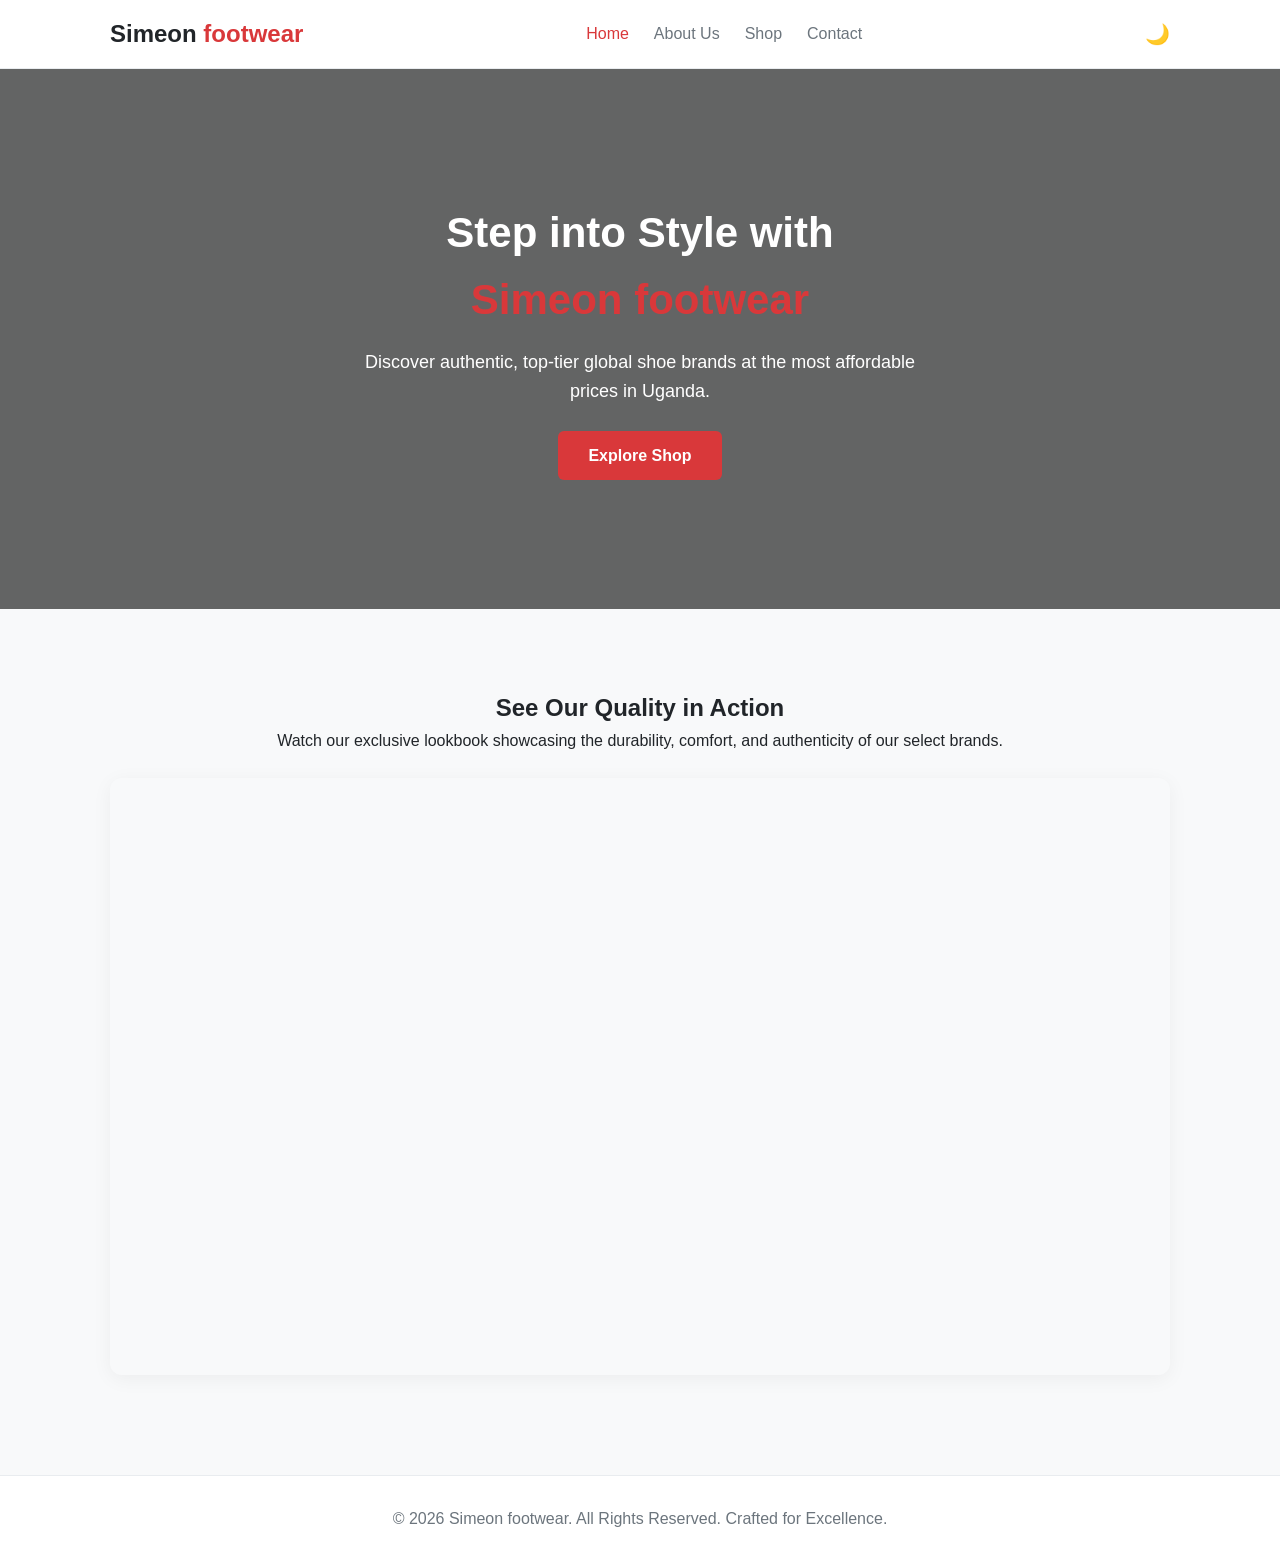
<file: index.html>
<!DOCTYPE html>
<html lang="en" data-theme="light">
<head>
    <meta charset="UTF-8">
    <meta name="viewport" content="width=device-width, initial-scale=1.0">
    <title>Home | Simeon's luxury footwear</title>
    <link rel="stylesheet" href="style.css">
</head>
<body>
    <header>
        <div class="nav-container">
            <a href="index.html" class="logo">Simeon <span>footwear</span></a>
            <nav>
                <ul class="nav-links">
                    <li><a href="index.html" class="active">Home</a></li>
                    <li><a href="about.html">About Us</a></li>
                    <li><a href="shop.html">Shop</a></li>
                    <li><a href="contact.html">Contact</a></li>
                </ul>
            </nav>
            <button id="theme-toggle" aria-label="Toggle Theme">🌙</button>
        </div>
    </header>

    <main>
        <!-- Hero Section with Animation -->
        <section class="hero animate-fade-in">
            <div class="hero-content">
                <h1>Step into Style with <br><span>Simeon footwear</span></h1>
                <p>Discover authentic, top-tier global shoe brands at the most affordable prices in Uganda.</p>
                <a href="shop.html" class="btn">Explore Shop</a>
            </div>
        </section>

        <!-- Video Feature Section -->
        <section class="video-section container">
            <h2>See Our Quality in Action</h2>
            <p>Watch our exclusive lookbook showcasing the durability, comfort, and authenticity of our select brands.</p>
            <div class="video-wrapper">
                <!-- Using a high-quality placeholder shoe review/commercial video -->
                <iframe width="560" height="315" src="https://www.youtube.com/embed/iA4ERMKlI8M?si=-3v__0j6hhFObfq3&amp;start=100" title="YouTube vide to eanble you be able to pick nice walking and running shoes from us" frameborder="0" allow="accelerometer; autoplay; clipboard-write; encrypted-media; gyroscope; picture-in-picture; web-share" referrerpolicy="strict-origin-when-cross-origin" allowfullscreen></iframe>
            </div>
        </section>
    </main>

    <footer>
        <p>&copy; 2026 Simeon footwear. All Rights Reserved. Crafted for Excellence.</p>
    </footer>

    <script src="script.js"></script>
</body>
</html>
</file>
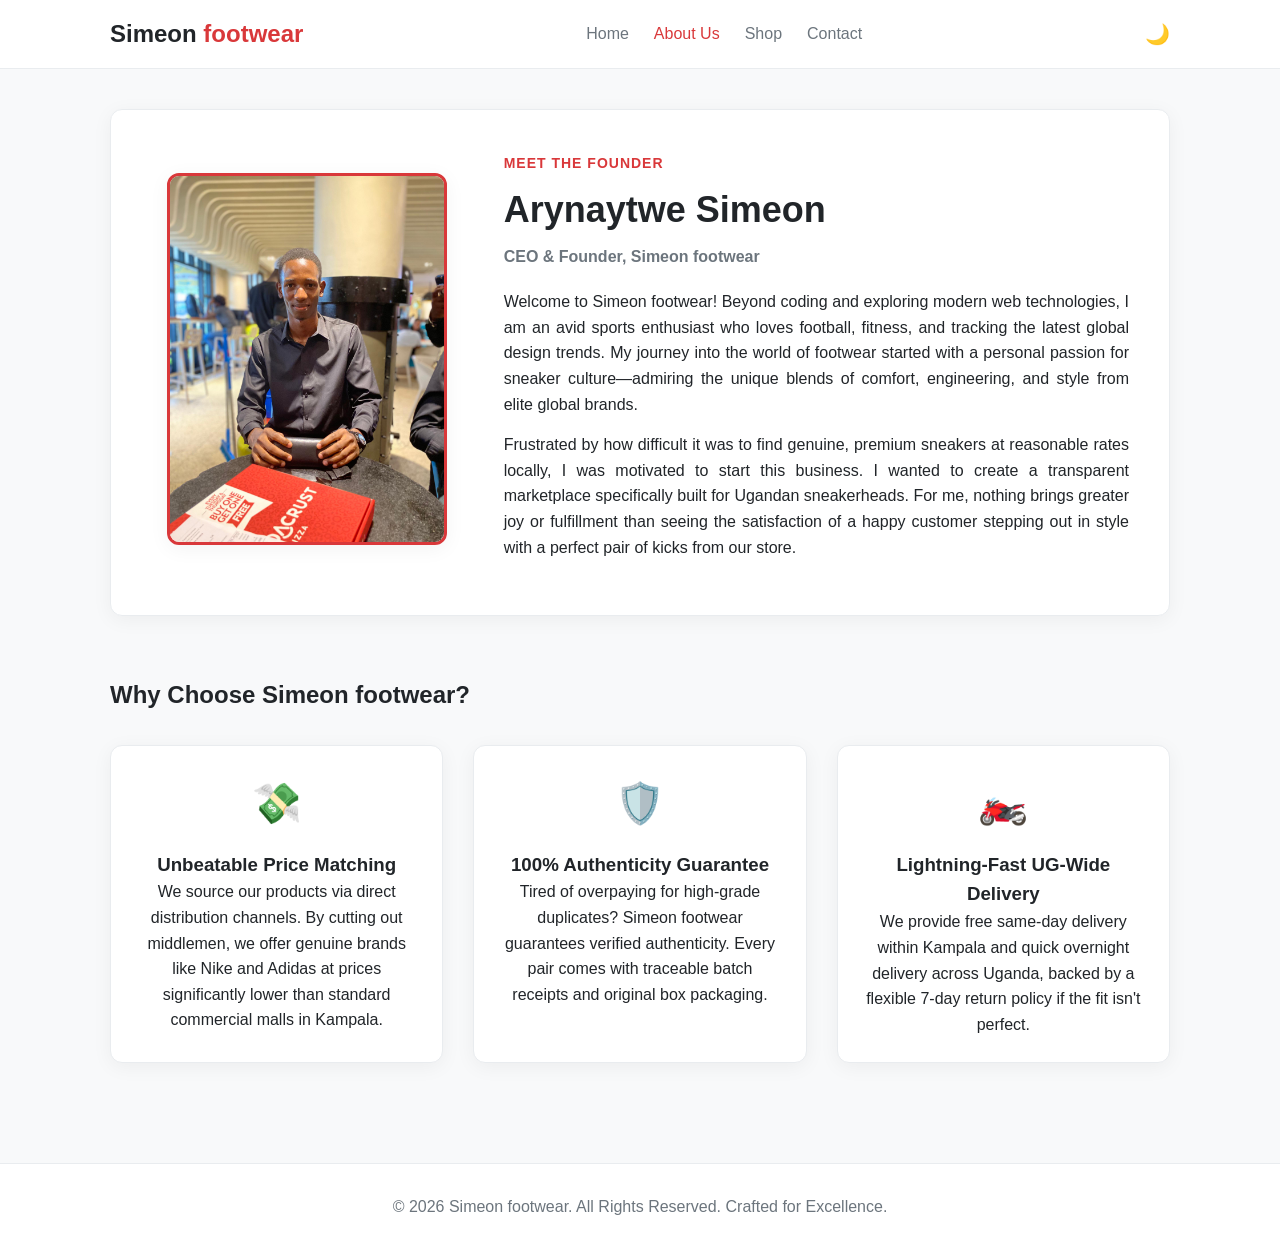
<file: about.html>
<!DOCTYPE html>
<html lang="en" data-theme="light">
<head>
    <meta charset="UTF-8">
    <meta name="viewport" content="width=device-width, initial-scale=1.0">
    <title>About Us | Simeon footwear</title>
    <link rel="stylesheet" href="style.css">
</head>
<body>
    <header>
        <div class="nav-container">
            <a href="index.html" class="logo">Simeon <span>footwear</span></a>
            <nav>
                <ul class="nav-links">
                    <li><a href="index.html">Home</a></li>
                    <li><a href="about.html" class="active">About Us</a></li>
                    <li><a href="shop.html">Shop</a></li>
                    <li><a href="contact.html">Contact</a></li>
                </ul>
            </nav>
            <button id="theme-toggle">🌙</button>
        </div>
    </header>

    <main class="container">
        <section class="ceo-section animate-fade-in">
            <div class="ceo-grid">
                <div class="ceo-image-wrapper">
                    <img src="IMG-20250516-WA0041.jpg" alt="Arynaytwe Simeon, CEO" class="ceo-img">
                </div>
                <div class="ceo-bio">
                    <span class="subtitle">Meet the Founder</span>
                    <h1>Arynaytwe Simeon</h1>
                    <p class="title">CEO & Founder, Simeon footwear</p>
                    <p>
                        Welcome to Simeon footwear! Beyond coding and exploring modern web technologies, I am an avid sports enthusiast who loves football, fitness, and tracking the latest global design trends. My journey into the world of footwear started with a personal passion for sneaker culture—admiring the unique blends of comfort, engineering, and style from elite global brands.
                    </p>
                    <p>
                        Frustrated by how difficult it was to find genuine, premium sneakers at reasonable rates locally, I was motivated to start this business. I wanted to create a transparent marketplace specifically built for Ugandan sneakerheads. For me, nothing brings greater joy or fulfillment than seeing the satisfaction of a happy customer stepping out in style with a perfect pair of kicks from our store.
                    </p>
                </div>
            </div>
        </section>

        <section class="advantages-section">
            <h2 class="section-title">Why Choose Simeon footwear?</h2>
            <div class="grid-3">
                <div class="card advantage-card">
                    <div class="icon">💸</div>
                    <h3>Unbeatable Price Matching</h3>
                    <p>We source our products via direct distribution channels. By cutting out middlemen, we offer genuine brands like Nike and Adidas at prices significantly lower than standard commercial malls in Kampala.</p>
                </div>
                <div class="card advantage-card">
                    <div class="icon">🛡️</div>
                    <h3>100% Authenticity Guarantee</h3>
                    <p>Tired of overpaying for high-grade duplicates? Simeon footwear guarantees verified authenticity. Every pair comes with traceable batch receipts and original box packaging.</p>
                </div>
                <div class="card advantage-card">
                    <div class="icon">🏍️</div>
                    <h3>Lightning-Fast UG-Wide Delivery</h3>
                    <p>We provide free same-day delivery within Kampala and quick overnight delivery across Uganda, backed by a flexible 7-day return policy if the fit isn't perfect.</p>
                </div>
            </div>
        </section>
    </main>

    <footer>
        <p>&copy; 2026 Simeon footwear. All Rights Reserved. Crafted for Excellence.</p>
    </footer>
    <script src="script.js"></script>
</body>
</html>
</file>
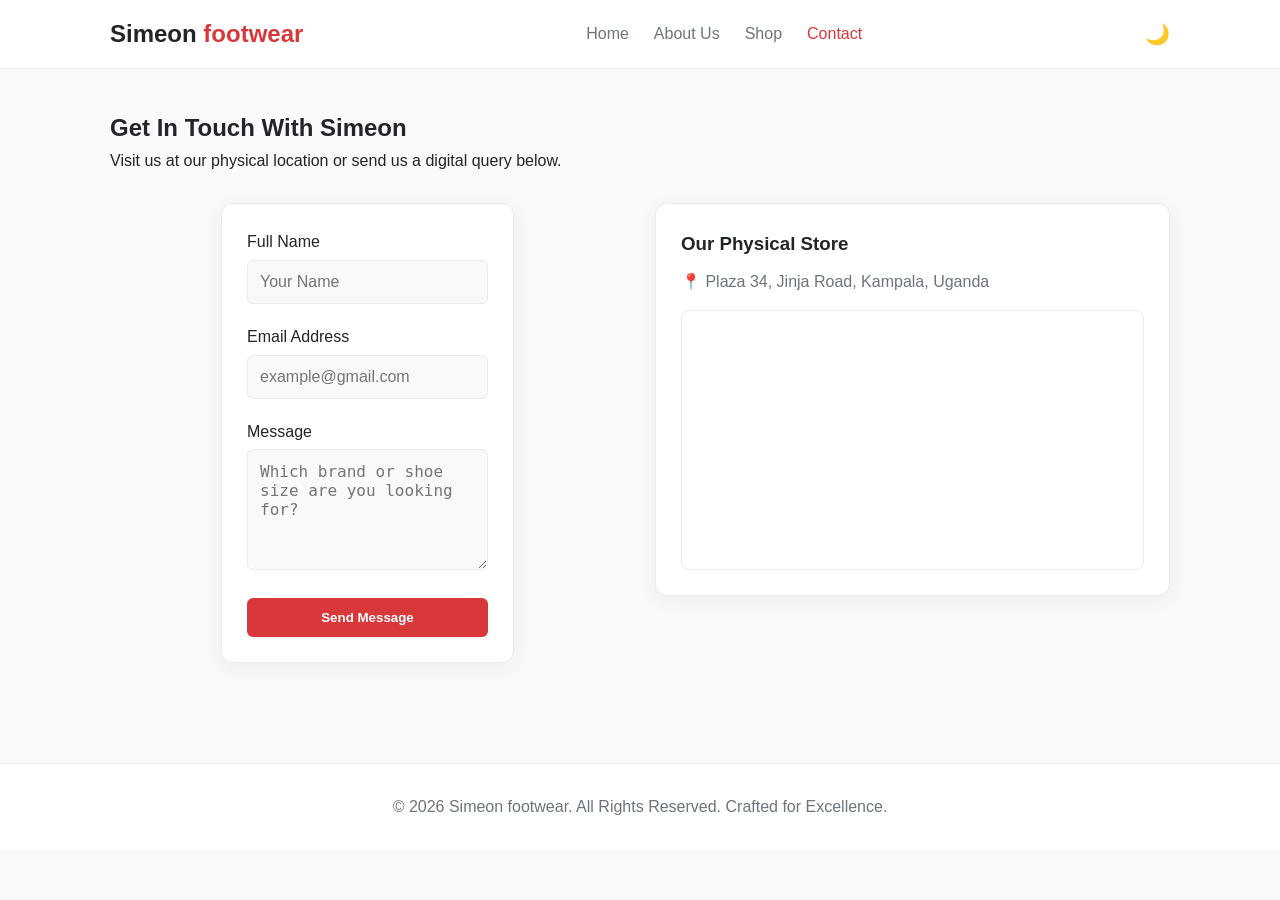
<file: contact.html>
<!DOCTYPE html>
<html lang="en" data-theme="light">
<head>
    <meta charset="UTF-8">
    <meta name="viewport" content="width=device-width, initial-scale=1.0">
    <title>Contact Us | Simeon footwear</title>
    <link rel="stylesheet" href="style.css">
</head>
<body>
    <header>
        <div class="nav-container">
            <a href="index.html" class="logo">Simeon <span>footwear</span></a>
            <nav>
                <ul class="nav-links">
                    <li><a href="index.html">Home</a></li>
                    <li><a href="about.html">About Us</a></li>
                    <li><a href="shop.html">Shop</a></li>
                    <li><a href="contact.html" class="active">Contact</a></li>
                </ul>
            </nav>
            <button id="theme-toggle">🌙</button>
        </div>
    </header>

    <main class="container">
        <section class="contact-section animate-fade-in">
            <h1>Get In Touch With Simeon</h1>
            <p>Visit us at our physical location or send us a digital query below.</p>
            
            <div class="contact-grid">
                <form id="contactForm" class="card form-card" novalidate>
                    <div class="form-group">
                        <label for="name">Full Name</label>
                        <input type="text" id="name" placeholder="Your Name">
                        <small class="error-msg" id="nameError">Name must be at least 3 characters.</small>
                    </div>
                    <div class="form-group">
                        <label for="email">Email Address</label>
                        <input type="email" id="email" placeholder="example@gmail.com">
                        <small class="error-msg" id="emailError">Please enter a valid email address.</small>
                    </div>
                    <div class="form-group">
                        <label for="message">Message</label>
                        <textarea id="message" rows="5" placeholder="Which brand or shoe size are you looking for?"></textarea>
                        <small class="error-msg" id="messageError">Message cannot be empty.</small>
                    </div>
                    <button type="submit" class="btn block-btn">Send Message</button>
                    <div id="formSuccess" class="success-toast">🎉 Message sent successfully! Simeon will contact you shortly.</div>
                </form>

                <div class="card location-card">
                    <h3>Our Physical Store</h3>
                    <p style="margin-bottom: 15px; color: var(--text-muted);">📍 Plaza 34, Jinja Road, Kampala, Uganda</p>
                    <div class="map-container">
                        <iframe src="https://www.google.com/maps/embed?pb=!1m18!1m12!1m3!1d3989.757827827847!2d32.5855!3d0.3164!2m3!1f0!2f0!3f0!3m2!1i1024!2i768!4f13.1!3m3!1m2!1s0x177dbc8046b9dfab%3A0xa19f9bb49ec634d9!2sJinja%20Road%2C%20Kampala!5e0!3m2!1sen!2sug!4v1710000000000!5m2!1sen!2sug" width="100%" height="250" style="border:0; border-radius: 8px;" allowfullscreen="" loading="lazy" referrerpolicy="no-referrer-when-downgrade"></iframe>
                    </div>
                </div>
            </div>
        </section>
    </main>

    <footer>
        <p>&copy; 2026 Simeon footwear. All Rights Reserved. Crafted for Excellence.</p>
    </footer>
    <script src="script.js"></script>
</body>
</html>
</file>
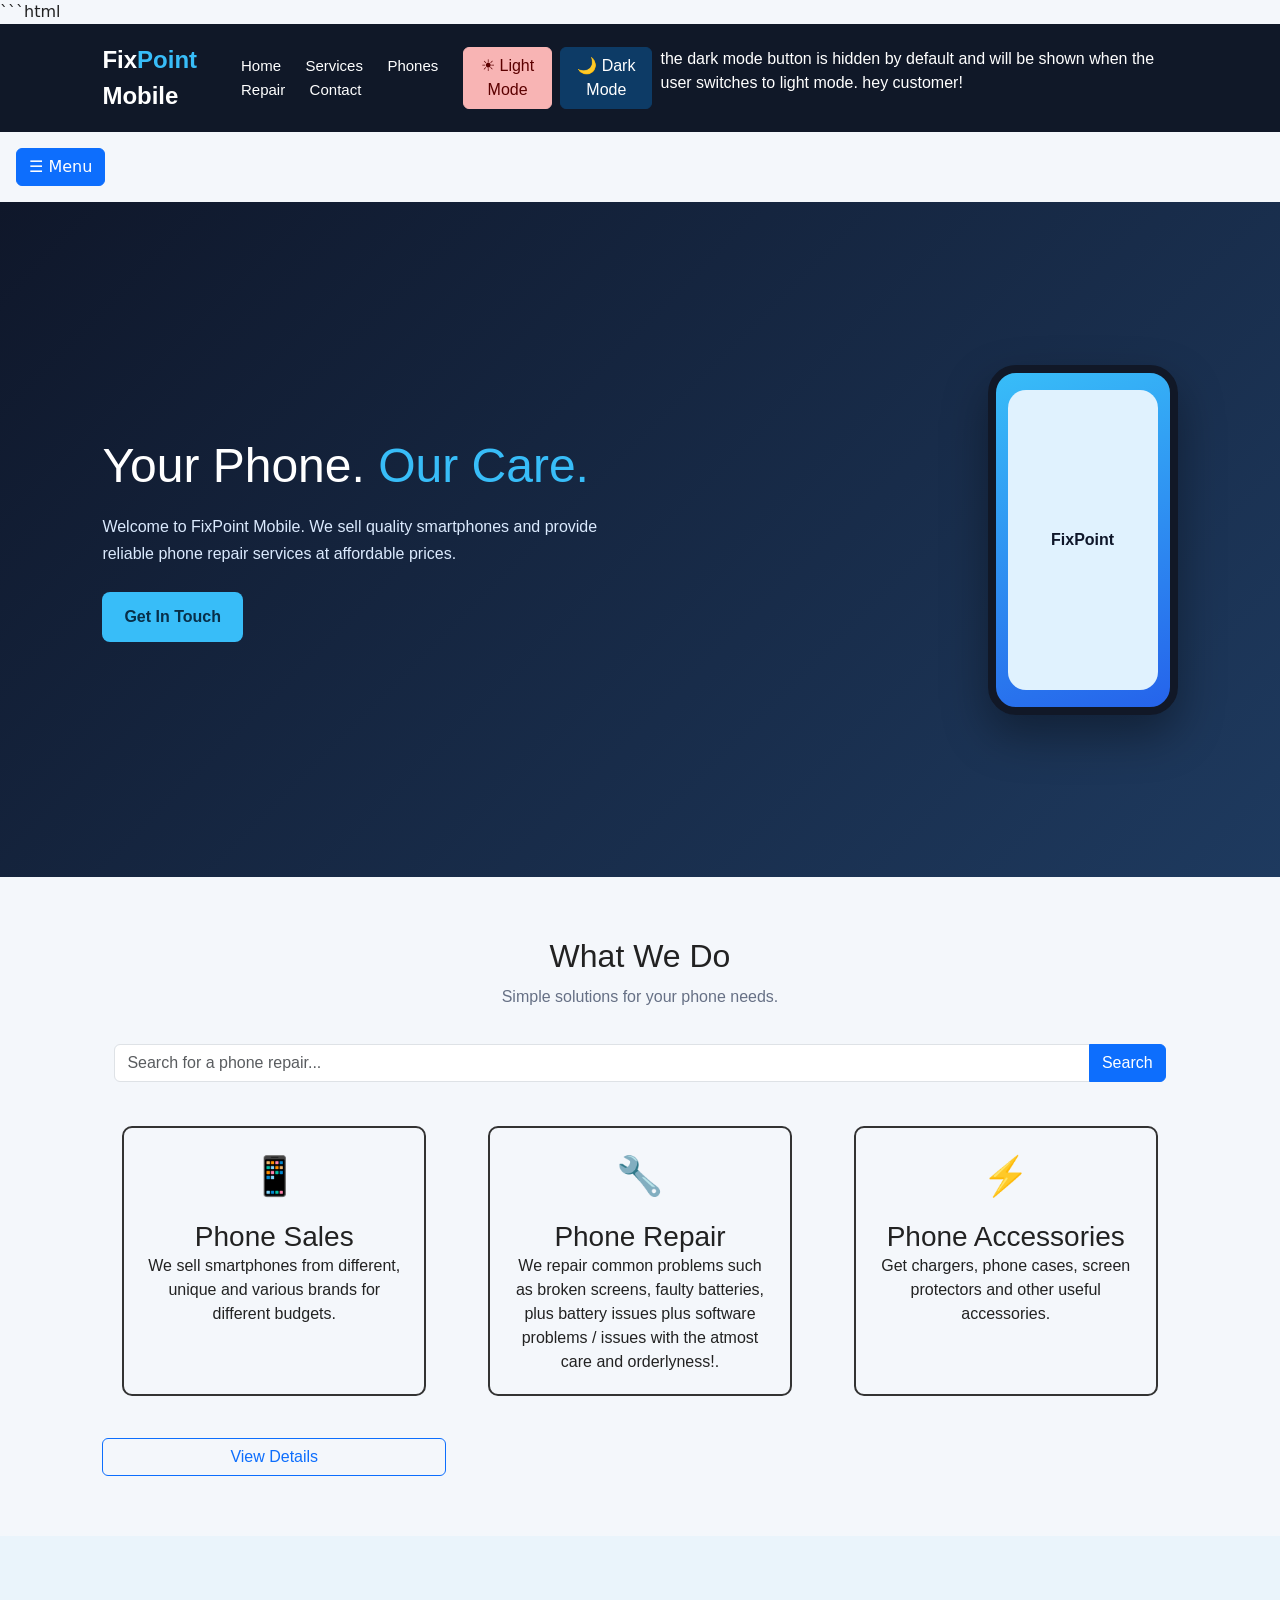
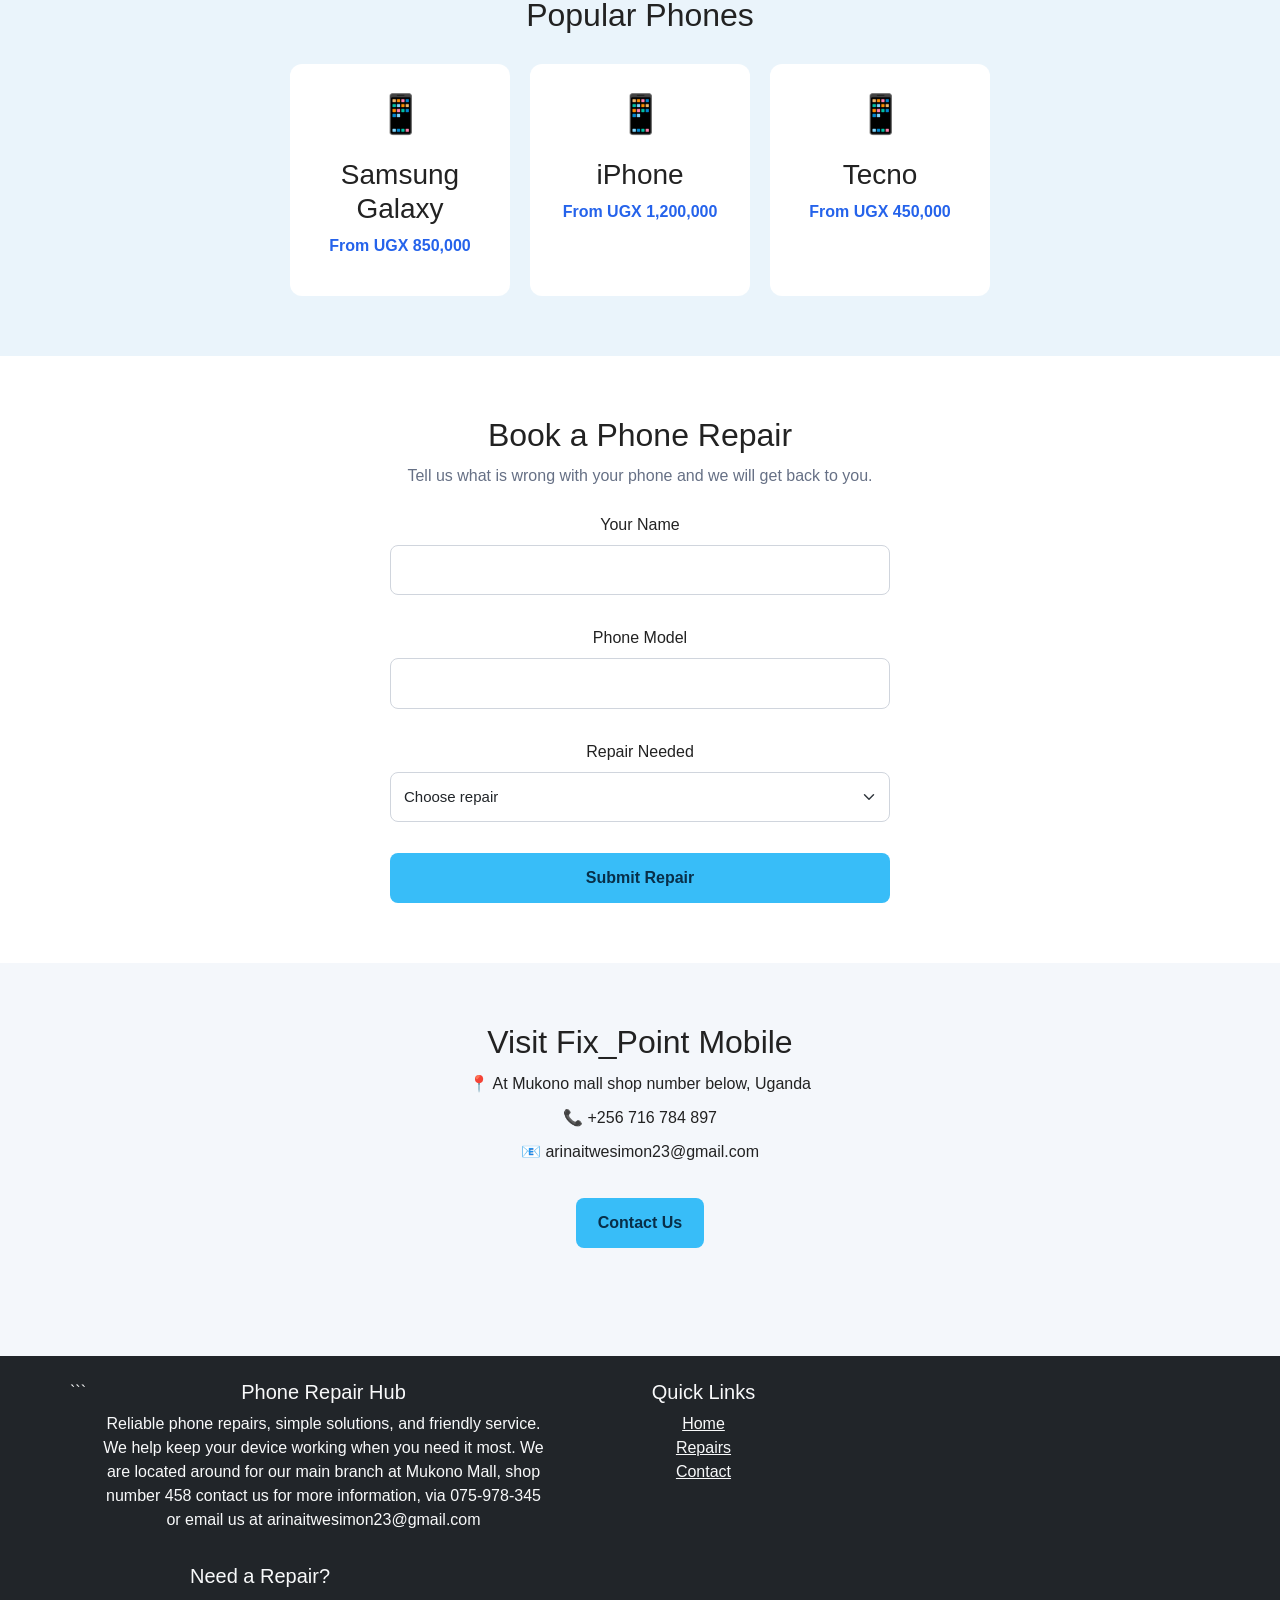
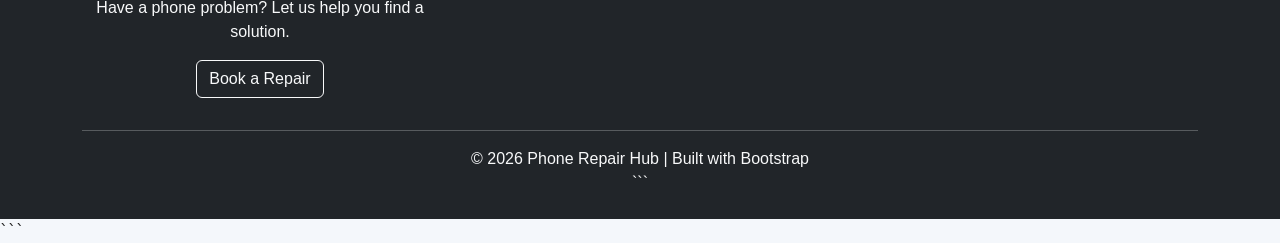
<file: Phone_sale_&_repair.html>
```html
<!DOCTYPE html>
<html lang="en">
<head>
    <meta charset="UTF-8">
    <meta name="viewport" content="width=device-width, initial-scale=1.0">

    <title>FixPoint Mobile</title>

<link href="https://cdn.jsdelivr.net/npm/bootstrap@5.3.8/dist/css/bootstrap.min.css" rel="stylesheet">
 <!-- Bootstrap CSS -->
    <link href="https://cdn.jsdelivr.net/npm/bootstrap@5.3.8/dist/css/bootstrap.min.css" rel="stylesheet">

    <link rel="stylesheet" href="repair.css">
</head>

<body>

    <header>
        <div class="logo">Fix<span>Point</span> Mobile</div>

        <nav>
            <a href="#home">Home</a>
            <a href="#services">Services</a>
            <a href="#phones">Phones</a>
            <a href="#repair">Repair</a>
            <a href="#contact">Contact</a>
        </nav>

        <div class="d-flex gap-2">
    <button id="lightModeBtn" class="btn btn-danger">
        ☀ Light Mode
    </button>

    <button id="darkModeBtn" class="btn btn-primary">
        🌙 Dark Mode
    </button>
    the dark mode button is hidden by default and will be shown when the user switches to light mode.
    hey customer!
</div>
    </header>

    <button class="btn btn-primary m-3" 
        type="button" 
        data-bs-toggle="offcanvas" 
        data-bs-target="#repairSidebar"
        aria-controls="repairSidebar">
    ☰ Menu
</button>

<div class="offcanvas offcanvas-start" 
     tabindex="-1" 
     id="repairSidebar"
     aria-labelledby="repairSidebarLabel">

    <div class="offcanvas-header">
        <h5 class="offcanvas-title" id="repairSidebarLabel">
            Phone Repairs
        </h5>

        <button type="button" 
                class="btn-close" 
                data-bs-dismiss="offcanvas"
                aria-label="Close">
        </button>
    </div>

    <div class="offcanvas-body">

        <h6>Navigation</h6>

        <ul class="list-group">
            <li class="list-group-item">
                <a href="#">Home</a>
            </li>

            <li class="list-group-item">
                <a href="#repair">Repair</a>
            </li>

            <li class="list-group-item">
                <a href="#services">Services</a>
            </li>

            <li class="list-group-item">
                <a href="#contact">Contact</a>
            </li>
        </ul>

    </div>
</div>

    <main>

        <!-- Hero section -->
        <section class="hero" id="home">

            <div class="hero-text">
                <h1>Your Phone. <span>Our Care.</span></h1>

                <p>
                    Welcome to FixPoint Mobile. We sell quality smartphones
                    and provide reliable phone repair services at affordable
                    prices.
                </p>

                <a href="#contact" class="button">Get In Touch</a>
            </div>

            <div class="phone">
                <div class="phone-screen">
                    FixPoint
                </div>
            </div>

        </section>


        <!-- Services -->
        <section class="services" id="services">

            <h2>What We Do</h2>

            <p class="intro">
                Simple solutions for your phone needs.
            </p>

            <div class="container my-4">
    <div class="input-group">
        <input type="text" 
               id="repairSearch"
               class="form-control"
               placeholder="Search for a phone repair...">

        <button class="btn btn-primary" type="button">
            Search
        </button>
    </div>
</div>

            <div class="cards">

                <article class="repair-card">
                    <div class="icon">📱</div>
                    <h3>Phone Sales</h3>
                    <p>
                        We sell smartphones from different, unique and various brands
                        for different budgets.
                    </p>
                </article>

                <article class="repair-card">
                    <div class="icon">🔧</div>
                    <h3>Phone Repair</h3>
                    <p>
                        We repair common problems such as broken
                        screens, faulty batteries, plus battery issues plus software problems / issues with the atmost care and orderlyness!.
                    </p>
                </article>

                <article class="repair-card">
                    <div class="icon">⚡</div>
                    <h3>Phone Accessories</h3>
                    <p>
                        Get chargers, phone cases, screen protectors
                        and other useful accessories.
                    </p>
                </article>
                <button type="button" 
            class="btn btn-outline-primary"
            data-bs-toggle="modal"
            data-bs-target="#phoneModal">
        View Details
    </button>

            </div>
            <div class="modal fade" id="screenModal" tabindex="-1" 
     aria-labelledby="screenModalLabel" aria-hidden="true">

    <div class="modal-dialog">
        <div class="modal-content">

            <div class="modal-header">
                <div class="card repair-card">
    <div class="card-body">

        <span class="badge text-bg-primary mb-2">Popular Service</span>

        <h5 class="card-title">Screen Replacement</h5>

        <p class="card-text">
            We replace damaged or cracked phone screens.
        </p>

        <button class="btn btn-primary">View Details</button>

    </div>
</div>
                <h5 class="modal-title" id="phoneModalLabel">
                    Screen Replacement
                </h5>

                <button type="button" 
                        class="btn-close" 
                        data-bs-dismiss="modal"
                        aria-label="Close">
                </button>
            </div>

            <div class="modal-body">
                <p><strong>Service:</strong> Screen Replacement</p>
                <p><strong>Suitable for:</strong> Cracked or damaged screens</p>
                <p><strong>Estimated time:</strong> 1–2 hours</p>
                <p><strong>Price:</strong> From UGX 50,000</p>
            </div>

            <div class="card repair-card">
    <div class="card-body">

        <span class="badge text-bg-success mb-2">Quick Repair</span>

        <h5 class="card-title">Battery Replacement</h5>

        <p class="card-text">
            Replace an old or weak phone battery.
        </p>

        <button class="btn btn-primary">View Details</button>

    </div>
</div>

            <div class="modal-footer">
                <button type="button" 
                        class="btn btn-secondary" 
                        data-bs-dismiss="modal">
                    Close
                </button>
            </div>

        </div>
    </div>
</div>

        </section>


        <!-- Products -->
        <section class="products" id="phones">

            <h2>Popular Phones</h2>

            <div class="product-list">

                <div class="product">
                    <div class="icon">📱</div>
                    <h3>Samsung Galaxy</h3>
                    <p class="price">From UGX 850,000</p>
                </div>

                <div class="product">
                    <div class="icon">📱</div>
                    <h3>iPhone</h3>
                    <p class="price">From UGX 1,200,000</p>
                </div>

                <div class="product">
                    <div class="icon">📱</div>
                    <h3>Tecno</h3>
                    <p class="price">From UGX 450,000</p>
                </div>

            </div>

        </section>
        <!-- Repair Booking -->
<section class="repair" id="repair">

    <h2>Book a Phone Repair</h2>

    <p>
        Tell us what is wrong with your phone and we will get back to you.
    </p>

        <form onsubmit="return checkRepairForm()">

    <div class="mb-3">
        <label for="customerName" class="form-label">Your Name</label>
        <input type="text" id="customerName" class="form-control" required>
    </div>

    <div class="mb-3">
        <label for="phoneModel" class="form-label">Phone Model</label>
        <input type="text" id="phoneModel" class="form-control" required>
    </div>

    <div class="mb-3">
        <label for="repairType" class="form-label">Repair Needed</label>
        <select id="repairType" class="form-select" required>
            <option value="">Choose repair</option>
            <option>Screen Replacement</option>
            <option>Battery Replacement</option>
            <option>Charging Port Repair</option>
            <option>Software Problem</option>
        </select>
    </div>

    <button type="submit" class="btn btn-primary">
        Submit Repair
    </button>
    </form>

    <div id="repairConfirmation" class="alert alert-success mt-4 d-none">
    <h5>Repair Submitted Successfully!</h5>

    <p>
        Your Repair Number is:
        <strong id="repairNumber"></strong>
    </p>

    <p class="mb-0">
        Please keep this number. You can use it later to check your repair status.
    </p>
</div>
    
</section>

<div id="repair-status"></div>


        <!-- Contact -->
        <section class="contact" id="contact">

            <h2>Visit Fix_Point Mobile</h2>

            <p>📍 At Mukono mall shop number below, Uganda</p>
            <p>📞 +256 716 784 897</p>
            <p>📧 arinaitwesimon23@gmail.com</p>

            <br>

            <a href="mailto:arinaitwesimon23@gmail.com" class="button">
                Contact Us
            </a>

        </section>

    </main>


    <footer class="py-4 bg-dark text-light mt-5">
    <div class="container">
        <div class="row">

```
        <!-- About the repair shop -->
        <div class="col-md-5 mb-3">
            <h5>Phone Repair Hub</h5>
            <p>
                Reliable phone repairs, simple solutions,
                and friendly service. We help keep your
                device working when you need it most. We are located around for our main branch at Mukono Mall, shop number 458
                contact us for more information, via 075-978-345 or email us at arinaitwesimon23@gmail.com
            </p>
        </div>

        <!-- Quick links -->
        <div class="col-md-3 mb-3">
            <h5>Quick Links</h5>
            <ul class="list-unstyled">
                <li><a href="index.html" class="text-light">Home</a></li>
                <li><a href="#repairs" class="text-light">Repairs</a></li>
                <li><a href="#contact" class="text-light">Contact</a></li>
            </ul>
        </div>

        <!-- Contact -->
        <div class="col-md-4 mb-3">
            <h5>Need a Repair?</h5>
            <p>Have a phone problem? Let us help you find a solution.</p>
            <a href="#repair-form" class="btn btn-outline-light">
                Book a Repair
            </a>
        </div>

    </div>

    <hr>

    <div class="text-center">
        <p class="mb-0">
            © 2026 Phone Repair Hub | Built with Bootstrap
        </p>
    </div>
</div>
```

</footer>
<script src="repair.js"></script>
</body>
</html>
```
</file>
<file: style.css>
/* --- Global Reset & CSS variables (Themes) --- */
:root[data-theme="light"] {
    --bg-primary: #f8f9fa;
    --bg-secondary: #ffffff;
    --text-main: #212529;
    --text-muted: #6c757d;
    --accent: #d9383a;
    --accent-hover: #b52b2d;
    --card-shadow: 0 4px 20px rgba(0,0,0,0.05);
    --border-color: #e9ecef;
}

:root[data-theme="dark"] {
    --bg-primary: #121212;
    --bg-secondary: #1e1e1e;
    --text-main: #f8f9fa;
    --text-muted: #a0a0a0;
    --accent: #ff4d4f;
    --accent-hover: #d9383a;
    --card-shadow: 0 4px 20px rgba(0,0,0,0.4);
    --border-color: #333333;
}

* {
    margin: 0;
    padding: 0;
    box-sizing: border-box;
    transition: background-color 0.3s ease, color 0.3s ease;
}

body {
    font-family: -apple-system, BlinkMacSystemFont, "Segoe UI", Roboto, Helvetica, Arial, sans-serif;
    background-color: var(--bg-primary);
    color: var(--text-main);
    line-height: 1.6;
}

.container {
    max-width: 1100px;
    margin: 0 auto;
    padding: 40px 20px;
}

/* --- Header & Navigation --- */
header {
    background-color: var(--bg-secondary);
    border-bottom: 1px solid var(--border-color);
    position: sticky;
    top: 0;
    z-index: 1000;
}

.nav-container {
    display: flex;
    justify-content: space-between;
    align-items: center;
    max-width: 1100px;
    margin: 0 auto;
    padding: 15px 20px;
}

.logo {
    font-size: 24px;
    font-weight: 700;
    text-decoration: none;
    color: var(--text-main);
}

.logo span { color: var(--accent); }

.nav-links {
    display: flex;
    list-style: none;
    gap: 25px;
}

.nav-links a {
    text-decoration: none;
    color: var(--text-muted);
    font-weight: 500;
}

.nav-links a.active, .nav-links a:hover {
    color: var(--accent);
}

#theme-toggle {
    background: none;
    border: none;
    font-size: 20px;
    cursor: pointer;
}

/* --- Common UI Components (Cards & Grids) --- */
.grid-3 {
    display: grid;
    grid-template-columns: repeat(auto-fit, minmax(280px, 1fr));
    gap: 30px;
    margin-top: 30px;
}

.card {
    background-color: var(--bg-secondary);
    border: 1px solid var(--border-color);
    border-radius: 12px;
    padding: 25px;
    box-shadow: var(--card-shadow);
}

/* --- Hero Section --- */
.hero {
    background: linear-gradient(rgba(0,0,0,0.6), rgba(0,0,0,0.6)), url('https://images.unsplash.com/photo-1556906781-9a412961c28c?w=1200') center/cover no-repeat;
    height: 60vh;
    display: flex;
    align-items: center;
    justify-content: center;
    text-align: center;
    color: #ffffff;
    padding: 20px;
}

.hero h1 { font-size: 42px; margin-bottom: 15px; }
.hero h1 span { color: var(--accent); }
.hero p { font-size: 18px; max-width: 600px; margin-bottom: 25px; }

.btn {
    display: inline-block;
    background-color: var(--accent);
    color: white;
    padding: 12px 30px;
    border-radius: 6px;
    text-decoration: none;
    font-weight: 600;
    border: none;
    cursor: pointer;
}
.btn:hover { background-color: var(--accent-hover); }

/* --- Video Styling --- */
.video-section { text-align: center; margin-top: 40px; }
.video-wrapper {
    position: relative;
    padding-bottom: 56.25%; /* 16:9 Aspect Ratio */
    height: 0;
    margin-top: 25px;
    border-radius: 12px;
    overflow: hidden;
    box-shadow: var(--card-shadow);
}
.video-wrapper iframe {
    position: absolute;
    top: 0;
    left: 0;
    width: 100%;
    height: 100%;
}

/* --- Advantage Cards --- */
.advantage-card { text-align: center; }
.advantage-card .icon { font-size: 40px; margin-bottom: 15px; }

/* --- Shop Page Elements --- */
.filter-container {
    display: flex;
    justify-content: center;
    gap: 15px;
    margin: 30px 0;
}

.filter-btn {
    background-color: var(--bg-secondary);
    color: var(--text-main);
    border: 1px solid var(--border-color);
    padding: 8px 20px;
    border-radius: 20px;
    cursor: pointer;
    font-weight: 500;
}

.filter-btn.active, .filter-btn:hover {
    background-color: var(--accent);
    color: white;
    border-color: var(--accent);
}

.product-card {
    padding: 0;
    overflow: hidden;
    display: flex;
    flex-direction: column;
}

.product-card img {
    width: 100%;
    height: 220px;
    object-fit: cover;
}

.product-info { padding: 20px; flex-grow: 1; display: flex; flex-direction: column; justify-content: space-between;}
.brand-badge {
    background-color: var(--bg-primary);
    color: var(--accent);
    font-size: 12px;
    font-weight: 700;
    padding: 4px 10px;
    border-radius: 4px;
    align-self: flex-start;
    margin-bottom: 10px;
}
.price {
    font-size: 20px;
    font-weight: 700;
    color: var(--text-main);
    margin: 10px 0;
}
.buy-btn {
    background-color: transparent;
    color: var(--text-main);
    border: 1px solid var(--text-main);
    padding: 8px;
    cursor: pointer;
    border-radius: 4px;
    font-weight: 600;
}
.buy-btn:hover {
    background-color: var(--text-main);
    color: var(--bg-primary);
}

/* --- Forms & Interactivity --- */
.form-card { max-width: 600px; margin: 0 auto; }
.form-group { margin-bottom: 20px; }
.form-group label { display: block; margin-bottom: 5px; font-weight: 500; }
.form-group input, .form-group textarea {
    width: 100%;
    padding: 12px;
    border: 1px solid var(--border-color);
    background-color: var(--bg-primary);
    color: var(--text-main);
    border-radius: 6px;
    font-size: 16px;
}
.block-btn { width: 100%; }

.error-msg { color: var(--accent); font-size: 13px; display: none; margin-top: 5px; }
.success-toast {
    background-color: #28a745;
    color: white;
    padding: 15px;
    border-radius: 6px;
    text-align: center;
    margin-top: 15px;
    display: none;
}

/* --- Animation classes --- */
.animate-fade-in {
    animation: fadeIn 0.8s ease-out forwards;
}

@keyframes fadeIn {
    from { opacity: 0; transform: translateY(15px); }
    to { opacity: 1; transform: translateY(0); }
}

/* --- Footer --- */
footer {
    text-align: center;
    padding: 30px;
    background-color: var(--bg-secondary);
    border-top: 1px solid var(--border-color);
    color: var(--text-muted);
    margin-top: 60px;
}

/* --- Responsive Menu Adjustments --- */
@media (max-width: 768px) {
    .nav-container { flex-direction: column; gap: 15px; }
    .hero h1 { font-size: 32px; }
}

/* --- CEO Section Styling (About Page) --- */
.ceo-section {
    margin-bottom: 60px;
    background-color: var(--bg-secondary);
    border: 1px solid var(--border-color);
    border-radius: 12px;
    padding: 40px;
    box-shadow: var(--card-shadow);
}

.ceo-grid {
    display: grid;
    grid-template-columns: 1fr 2fr;
    gap: 40px;
    align-items: center;
}

.ceo-image-wrapper {
    text-align: center;
}

.ceo-img {
    width: 100%;
    max-width: 280px;
    height: auto;
    border-radius: 12px;
    object-fit: cover;
    border: 3px solid var(--accent);
    box-shadow: var(--card-shadow);
}

.ceo-bio .subtitle {
    color: var(--accent);
    font-weight: 700;
    text-transform: uppercase;
    font-size: 14px;
    letter-spacing: 1px;
}

.ceo-bio h1 {
    font-size: 36px;
    margin: 5px 0;
}

.ceo-bio .title {
    font-weight: 600;
    color: var(--text-muted);
    margin-bottom: 20px;
}

.ceo-bio p {
    margin-bottom: 15px;
    font-size: 16px;
    color: var(--text-main);
    text-align: justify;
}

/* --- Contact Page Grid & Map Alignment --- */
.contact-grid {
    display: grid;
    grid-template-columns: 1fr 1fr;
    gap: 30px;
    margin-top: 30px;
    align-items: start;
}

.location-card h3 {
    margin-bottom: 10px;
}

.map-container {
    overflow: hidden;
    border-radius: 8px;
    border: 1px solid var(--border-color);
}

/* --- Responsive Layout for Smaller Screens --- */
@media (max-width: 768px) {
    .ceo-grid, .contact-grid {
        grid-template-columns: 1fr;
        gap: 30px;
    }
    .ceo-bio h1 {
        font-size: 28px;
    }
}
</file>
<file: repair.css>
* {
            margin: 0;
            padding: 0;
            box-sizing: border-box;
            font-family: Arial, sans-serif;
        }

        body {
            background: #f4f7fb;
            color: #222;
        }

        /* Header */
        header {
            background: #101828;
            color: white;
            padding: 18px 8%;
            display: flex;
            justify-content: space-between;
            align-items: center;
            position: sticky;
            top: 0;
            z-index: 10;
        }

        .logo {
            font-size: 24px;
            font-weight: bold;
        }

        .logo span {
            color: #38bdf8;
        }

        nav a {
            color: white;
            text-decoration: none;
            margin-left: 20px;
            font-size: 15px;
        }

        nav a:hover {
            color: #38bdf8;
        }

        #lightModeBtn {
    background-color: #f8b4b4;
    border-color: #f8b4b4;
    color: #5c0000;
}

#lightModeBtn:hover {
    background-color: #f28b8b;
    border-color: #f28b8b;
}

#darkModeBtn {
    background-color: #0d3b66;
    border-color: #0d3b66;
    color: white;
}

#darkModeBtn:hover {
    background-color: #082f52;
    border-color: #082f52;
}

        /* Hero section */
        .hero {
            min-height: 75vh;
            display: flex;
            align-items: center;
            justify-content: space-between;
            padding: 60px 8%;
            background: linear-gradient(135deg, #0f172a, #1e3a5f);
            color: white;
        }

        .hero-text {
            max-width: 550px;
        }

        .hero h1 {
            font-size: 48px;
            margin-bottom: 18px;
        }

        .hero h1 span {
            color: #38bdf8;
        }

        .hero p {
            line-height: 1.7;
            margin-bottom: 25px;
            color: #dbeafe;
        }

        .button {
            display: inline-block;
            padding: 13px 22px;
            background: #38bdf8;
            color: #082f49;
            text-decoration: none;
            border-radius: 8px;
            font-weight: bold;
        }

        .button:hover {
            background: white;
            transform: translateY(-2px);
        }

        /* Phone illustration */
        .phone {
            width: 190px;
            height: 350px;
            border: 8px solid #111827;
            border-radius: 28px;
            background: linear-gradient(160deg, #38bdf8, #2563eb);
            box-shadow: 0 20px 45px rgba(0, 0, 0, 0.35);
            display: flex;
            align-items: center;
            justify-content: center;
        }

        .phone-screen {
            width: 150px;
            height: 300px;
            border-radius: 18px;
            background: #e0f2fe;
            display: flex;
            align-items: center;
            justify-content: center;
            color: #0f172a;
            font-weight: bold;
        }

        /* Services */
        .services {
            padding: 60px 8%;
            text-align: center;
        }

        .services h2 {
            font-size: 32px;
            margin-bottom: 10px;
        }

        .intro {
            color: #667085;
            margin-bottom: 35px;
        }

        .cards {
            display: grid;
            grid-template-columns: repeat(3, 1fr);
            gap: 22px;
        }

        .card {
            background: white;
            padding: 30px 20px;
            border-radius: 14px;
            box-shadow: 0 8px 25px rgba(0, 0, 0, 0.08);
            transition: 0.3s;
        }

        .card:hover {
            transform: translateY(-8px);
        }

        .icon {
            font-size: 38px;
            margin-bottom: 15px;
        }

        .card h3 {
            margin-bottom: 10px;
        }

        .card p {
            color: #667085;
            line-height: 1.6;
        }

        /* Products */
        .products {
            background: #eaf4fb;
            padding: 60px 8%;
            text-align: center;
        }

        .product-list {
            display: flex;
            justify-content: center;
            gap: 20px;
            flex-wrap: wrap;
            margin-top: 30px;
        }

        .product {
            background: white;
            width: 220px;
            padding: 22px;
            border-radius: 12px;
        }

        .product h3 {
            margin: 15px 0 8px;
        }

        .price {
            color: #2563eb;
            font-weight: bold;
        }

        /* Contact */
        .contact {
            padding: 60px 8%;
            text-align: center;
        }

        .contact p {
            margin: 10px 0;
        }

        footer {
            background: #101828;
            color: white;
            text-align: center;
            padding: 20px;
        }

        /* Mobile design */
        @media (max-width: 750px) {

            header {
                flex-direction: column;
                gap: 12px;
            }

            nav a {
                margin: 0 6px;
            }

            .hero {
                flex-direction: column;
                text-align: center;
                gap: 40px;
            }

            .hero h1 {
                font-size: 36px;
            }

            .cards {
                grid-template-columns: 1fr;
            }
        }

        /* Repair booking */
.repair {
    padding: 60px 8%;
    text-align: center;
    background: white;
}

.repair h2 {
    font-size: 32px;
    margin-bottom: 10px;
}

.repair p {
    color: #667085;
    margin-bottom: 25px;
}

.repair form {
    max-width: 500px;
    margin: auto;
    display: grid;
    gap: 15px;
}

.repair input,
.repair select {
    padding: 13px;
    border: 1px solid #d0d5dd;
    border-radius: 8px;
    font-size: 15px;
}

.repair button {
    padding: 13px;
    border: none;
    border-radius: 8px;
    background: #38bdf8;
    color: #082f49;
    font-weight: bold;
    cursor: pointer;
}

.repair button:hover {
    background: #0ea5e9;
    color: white;
}

/* Improve spacing and appearance of repair cards */
.repair-card {
    margin: 20px;
    padding: 20px;
    border: 2px solid #333;
    border-radius: 10px;
 * {
            margin: 0;
            padding: 0;
            box-sizing: border-box;
            font-family: Arial, sans-serif;
        }

        body {
            background: #f4f7fb;
            color: #222;
        }

        /* Header */
        header {
            background: #101828;
            color: white;
            padding: 18px 8%;
            display: flex;
            justify-content: space-between;
            align-items: center;
            position: sticky;
            top: 0;
            z-index: 10;
        }

        .logo {
            font-size: 24px;
            font-weight: bold;
        }

        .logo span {
            color: #38bdf8;
        }

        nav a {
            color: white;
            text-decoration: none;
            margin-left: 20px;
            font-size: 15px;
        }

        nav a:hover {
            color: #38bdf8;
        }

        #lightModeBtn {
    background-color: #f8b4b4;
    border-color: #f8b4b4;
    color: #5c0000;
}

#lightModeBtn:hover {
    background-color: #f28b8b;
    border-color: #f28b8b;
}

#darkModeBtn {
    background-color: #0d3b66;
    border-color: #0d3b66;
    color: white;
}

#darkModeBtn:hover {
    background-color: #082f52;
    border-color: #082f52;
}

        /* Hero section */
        .hero {
            min-height: 75vh;
            display: flex;
            align-items: center;
            justify-content: space-between;
            padding: 60px 8%;
            background: linear-gradient(135deg, #0f172a, #1e3a5f);
            color: white;
        }

        .hero-text {
            max-width: 550px;
        }

        .hero h1 {
            font-size: 48px;
            margin-bottom: 18px;
        }

        .hero h1 span {
            color: #38bdf8;
        }

        .hero p {
            line-height: 1.7;
            margin-bottom: 25px;
            color: #dbeafe;
        }

        .button {
            display: inline-block;
            padding: 13px 22px;
            background: #38bdf8;
            color: #082f49;
            text-decoration: none;
            border-radius: 8px;
            font-weight: bold;
        }

        .button:hover {
            background: white;
            transform: translateY(-2px);
        }

        /* Phone illustration */
        .phone {
            width: 190px;
            height: 350px;
            border: 8px solid #111827;
            border-radius: 28px;
            background: linear-gradient(160deg, #38bdf8, #2563eb);
            box-shadow: 0 20px 45px rgba(0, 0, 0, 0.35);
            display: flex;
            align-items: center;
            justify-content: center;
        }

        .phone-screen {
            width: 150px;
            height: 300px;
            border-radius: 18px;
            background: #e0f2fe;
            display: flex;
            align-items: center;
            justify-content: center;
            color: #0f172a;
            font-weight: bold;
        }

        /* Services */
        .services {
            padding: 60px 8%;
            text-align: center;
        }

        .services h2 {
            font-size: 32px;
            margin-bottom: 10px;
        }

        .intro {
            color: #667085;
            margin-bottom: 35px;
        }

        .cards {
            display: grid;
            grid-template-columns: repeat(3, 1fr);
            gap: 22px;
        }

        .card {
            background: white;
            padding: 30px 20px;
            border-radius: 14px;
            box-shadow: 0 8px 25px rgba(0, 0, 0, 0.08);
            transition: 0.3s;
        }

        .card:hover {
            transform: translateY(-8px);
        }

        .icon {
            font-size: 38px;
            margin-bottom: 15px;
        }

        .card h3 {
            margin-bottom: 10px;
        }

        .card p {
            color: #667085;
            line-height: 1.6;
        }

        /* Products */
        .products {
            background: #eaf4fb;
            padding: 60px 8%;
            text-align: center;
        }

        .product-list {
            display: flex;
            justify-content: center;
            gap: 20px;
            flex-wrap: wrap;
            margin-top: 30px;
        }

        .product {
            background: white;
            width: 220px;
            padding: 22px;
            border-radius: 12px;
        }

        .product h3 {
            margin: 15px 0 8px;
        }

        .price {
            color: #2563eb;
            font-weight: bold;
        }

        /* Contact */
        .contact {
            padding: 60px 8%;
            text-align: center;
        }

        .contact p {
            margin: 10px 0;
        }

        footer {
            background: #101828;
            color: white;
            text-align: center;
            padding: 20px;
        }

        /* Mobile design */
        @media (max-width: 750px) {

            header {
                flex-direction: column;
                gap: 12px;
            }

            nav a {
                margin: 0 6px;
            }

            .hero {
                flex-direction: column;
                text-align: center;
                gap: 40px;
            }

            .hero h1 {
                font-size: 36px;
            }

            .cards {
                grid-template-columns: 1fr;
            }
        }

        /* Repair booking */
.repair {
    padding: 60px 8%;
    text-align: center;
    background: white;
}

.repair h2 {
    font-size: 32px;
    margin-bottom: 10px;
}

.repair p {
    color: #667085;
    margin-bottom: 25px;
}

.repair form {
    max-width: 500px;
    margin: auto;
    display: grid;
    gap: 15px;
}

.repair input,
.repair select {
    padding: 13px;
    border: 1px solid #d0d5dd;
    border-radius: 8px;
    font-size: 15px;
}

.repair button {
    padding: 13px;
    border: none;
    border-radius: 8px;
    background: #38bdf8;
    color: #082f49;
    font-weight: bold;
    cursor: pointer;
}

.repair button:hover {
    background: #0ea5e9;
    color: white;
}

/* Improve spacing and appearance of repair cards */
.repair-card {
    margin: 20px;
    padding: 20px;
    border: 2px solid #333;
    border-radius: 10px;
}
</file>
